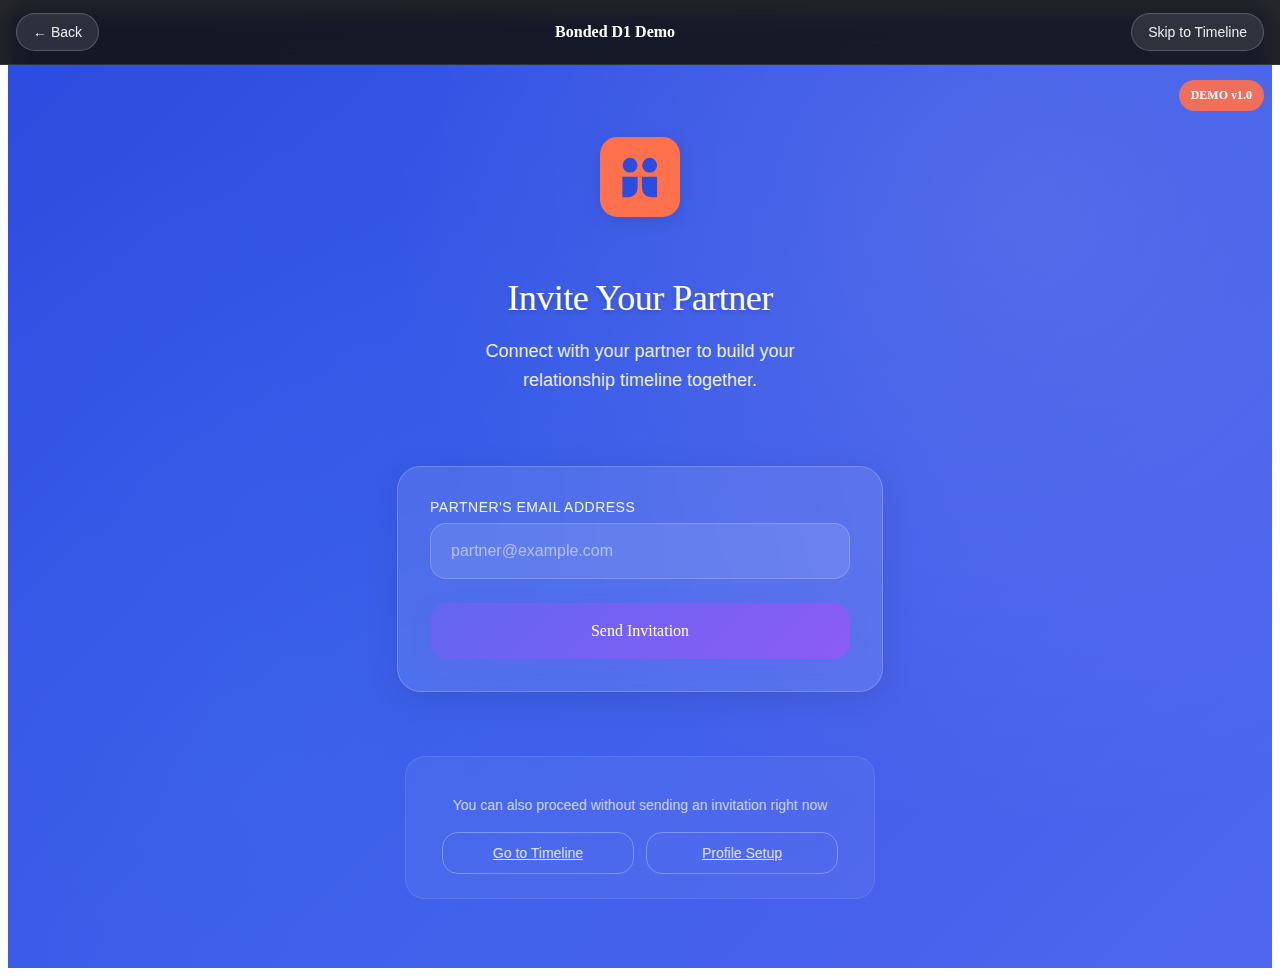
<file: index.html>
<!DOCTYPE html>
<html lang="en">
<head>
    <meta charset="UTF-8">
    <meta name="viewport" content="width=device-width, initial-scale=1.0">
    <title>Bonded D1 - Partner Invite</title>
    <link rel="icon" href="./images/app-icon.svg" type="image/svg+xml">
    <link rel="apple-touch-icon" href="./images/app-icon.svg">
    <link rel="stylesheet" href="./partner-invite.css">
    <style>
        /* Additional simple navigation styles */
        .demo-nav {
            position: fixed;
            top: 0;
            left: 0;
            right: 0;
            height: 64px;
            background: rgba(18, 18, 18, 0.9);
            backdrop-filter: blur(10px);
            display: flex;
            align-items: center;
            justify-content: space-between;
            padding: 0 16px;
            z-index: 1000;
            border-bottom: 1px solid rgba(255, 255, 255, 0.1);
        }
        
        .nav-button {
            background: rgba(255, 255, 255, 0.1);
            border: 1px solid rgba(255, 255, 255, 0.2);
            border-radius: 24px;
            color: rgba(255, 255, 255, 0.9);
            padding: 10px 16px;
            font-family: "Rethink Sans", sans-serif;
            font-size: 14px;
            cursor: pointer;
            transition: all 0.2s ease;
            text-decoration: none;
            display: inline-block;
        }
        
        .nav-button:hover {
            background: rgba(255, 255, 255, 0.15);
            border-color: rgba(255, 255, 255, 0.3);
            transform: translateY(-1px);
        }
        
        .demo-indicator {
            position: fixed;
            top: 80px;
            right: 16px;
            background: rgba(255, 112, 77, 0.9);
            color: white;
            padding: 8px 12px;
            border-radius: 16px;
            font-size: 12px;
            font-weight: 600;
            z-index: 999;
        }
        
        /* Adjust main content for fixed nav */
        .partner-invite-container {
            padding-top: 100px;
        }
    </style>
</head>
<body>
    <!-- Demo Navigation -->
    <div class="demo-nav">
        <a href="#" class="nav-button" onclick="goBack()">← Back</a>
        <div style="color: white; font-weight: 600;">Bonded D1 Demo</div>
        <a href="timeline.html" class="nav-button">Skip to Timeline</a>
    </div>
    
    <!-- Demo Indicator -->
    <div class="demo-indicator">DEMO v1.0</div>

    <!-- Partner Invite Screen (Using Original Styling) -->
    <div class="partner-invite-screen improved-contrast">
        <div class="partner-invite-container">
            <div class="hero-section">
                <img
                    class="bonded-logo-blue"
                    alt="Bonded logo blue"
                    src="./images/app-icon.svg"
                />
                <h1 class="invite-title">Invite Your Partner</h1>
                <p class="invite-subtitle">
                    Connect with your partner to build your relationship timeline together.
                </p>
            </div>

            <form class="invite-form" onsubmit="handleInvite(event)">
                <div class="form-group">
                    <label for="partner-email" class="form-label">
                        Partner's Email Address
                    </label>
                    <input
                        id="partner-email"
                        type="email"
                        placeholder="partner@example.com"
                        class="email-input"
                        required
                    />
                </div>

                <div id="status-message" class="status-message" style="display: none;">
                    <p id="status-text"></p>
                </div>

                <button type="submit" class="send-invite-button" id="invite-button">
                    Send Invitation
                </button>
            </form>

            <!-- Always show navigation options at bottom -->
            <div class="bottom-navigation">
                <p class="nav-help-text">
                    You can also proceed without sending an invitation right now
                </p>
                <div class="bottom-nav-buttons">
                    <a href="timeline.html" class="outline-button">
                        Go to Timeline
                    </a>
                    <a href="#" class="outline-button" onclick="simulateProfileSetup()">
                        Profile Setup
                    </a>
                </div>
            </div>
        </div>
    </div>

    <script>
        // Simple demo functionality
        function handleInvite(event) {
            event.preventDefault();
            
            const button = document.getElementById('invite-button');
            const statusDiv = document.getElementById('status-message');
            const statusText = document.getElementById('status-text');
            const email = document.getElementById('partner-email').value;
            
            // Simulate sending invitation
            button.textContent = 'Sending...';
            button.disabled = true;
            
            setTimeout(() => {
                statusDiv.style.display = 'block';
                statusDiv.className = 'status-message sent';
                statusText.textContent = `✅ Invitation sent to ${email}! They will receive an email with instructions.`;
                button.textContent = 'Email Sent!';
                button.className = 'send-invite-button sent';
                
                // Show success actions after a moment
                setTimeout(() => {
                    document.querySelector('.bottom-navigation').scrollIntoView({ 
                        behavior: 'smooth' 
                    });
                }, 1000);
            }, 2000);
        }
        
        function goBack() {
            // In a real app, this would navigate back
            alert('Demo: This would navigate back to the previous screen');
        }
        
        function simulateProfileSetup() {
            alert('Demo: This would take you to profile setup');
        }
        
        // Demo message on load
        setTimeout(() => {
            console.log('🎯 Bonded D1 Demo - Navigation fixes working!');
        }, 1000);
    </script>
</body>
</html>
</file>
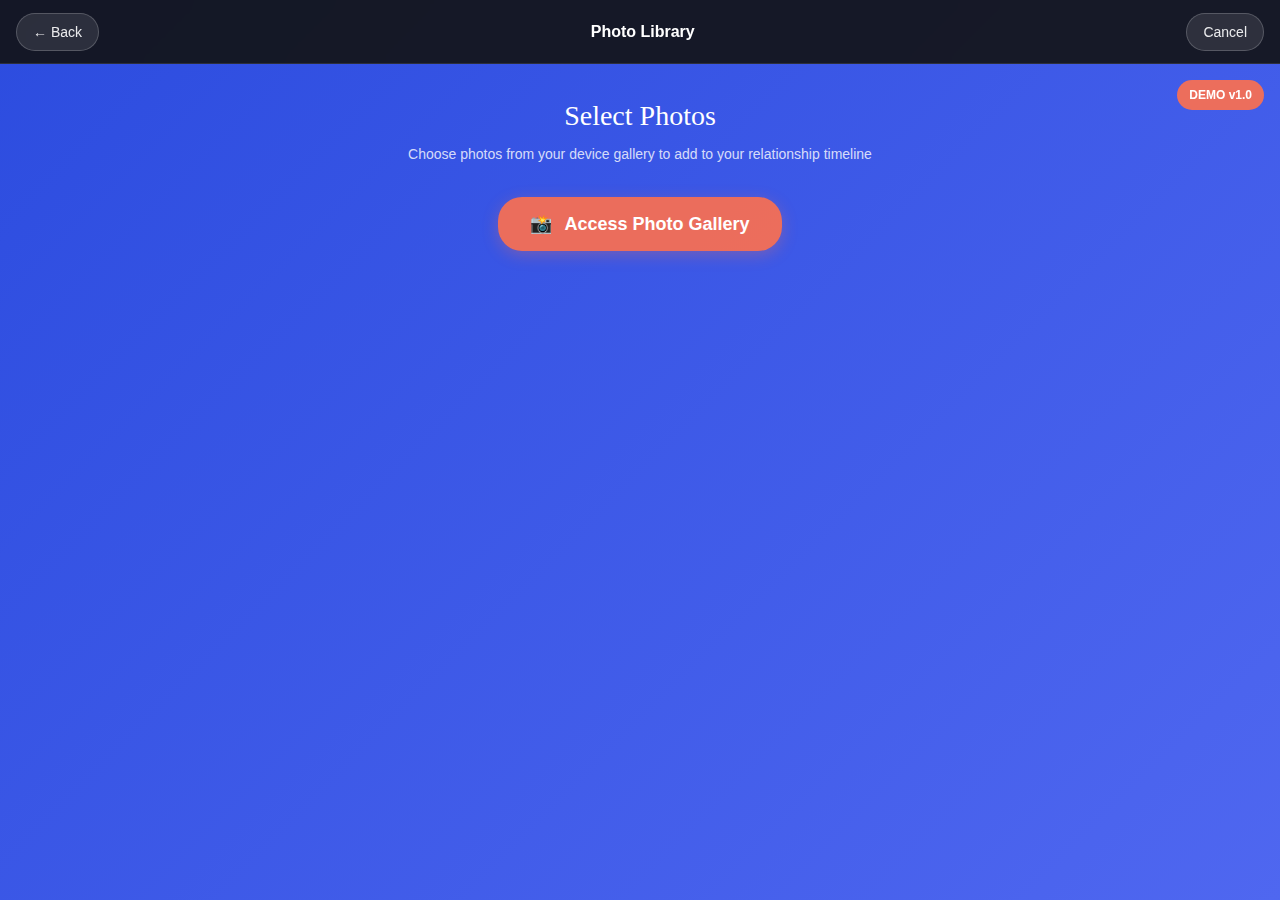
<file: photo-library.html>
<!DOCTYPE html>
<html lang="en">
<head>
    <meta charset="UTF-8">
    <meta name="viewport" content="width=device-width, initial-scale=1.0">
    <title>Bonded D1 - Photo Library</title>
    <link rel="icon" href="./images/app-icon.svg" type="image/svg+xml">
    <link rel="apple-touch-icon" href="./images/app-icon.svg">
    <style>
        :root {
            --gradient-primary: linear-gradient(135deg, #2C4CDF 0%, #4F67F0 100%);
        }
        
        * {
            margin: 0;
            padding: 0;
            box-sizing: border-box;
        }
        
        body {
            font-family: "Rethink Sans", -apple-system, BlinkMacSystemFont, sans-serif;
            background: var(--gradient-primary);
            min-height: 100vh;
            color: white;
        }
        
        /* Navigation */
        .demo-nav {
            position: fixed;
            top: 0;
            left: 0;
            right: 0;
            height: 64px;
            background: rgba(18, 18, 18, 0.9);
            backdrop-filter: blur(10px);
            display: flex;
            align-items: center;
            justify-content: space-between;
            padding: 0 16px;
            z-index: 1000;
            border-bottom: 1px solid rgba(255, 255, 255, 0.1);
        }
        
        .nav-button {
            background: rgba(255, 255, 255, 0.1);
            border: 1px solid rgba(255, 255, 255, 0.2);
            border-radius: 24px;
            color: rgba(255, 255, 255, 0.9);
            padding: 10px 16px;
            font-size: 14px;
            cursor: pointer;
            transition: all 0.2s ease;
            text-decoration: none;
            display: inline-block;
        }
        
        .nav-button:hover {
            background: rgba(255, 255, 255, 0.15);
            border-color: rgba(255, 255, 255, 0.3);
            transform: translateY(-1px);
        }
        
        .demo-indicator {
            position: fixed;
            top: 80px;
            right: 16px;
            background: rgba(255, 112, 77, 0.9);
            color: white;
            padding: 8px 12px;
            border-radius: 16px;
            font-size: 12px;
            font-weight: 600;
            z-index: 999;
        }
        
        /* Main Content */
        .photo-container {
            padding: 100px 20px 40px;
            max-width: 800px;
            margin: 0 auto;
        }
        
        .photo-header {
            text-align: center;
            margin-bottom: 32px;
        }
        
        .photo-title {
            font-family: "Trocchi", serif;
            font-size: 28px;
            font-weight: 400;
            margin-bottom: 12px;
            color: white;
        }
        
        .photo-subtitle {
            font-size: 14px;
            color: rgba(255, 255, 255, 0.8);
            margin-bottom: 24px;
            line-height: 1.5;
        }
        
        /* Access Button */
        .access-section {
            text-align: center;
            margin-bottom: 32px;
        }
        
        .access-button {
            background: rgba(255, 112, 77, 0.9);
            color: white;
            padding: 16px 32px;
            border: none;
            border-radius: 24px;
            font-size: 18px;
            font-weight: 600;
            cursor: pointer;
            transition: all 0.3s ease;
            display: inline-flex;
            align-items: center;
            gap: 12px;
            box-shadow: 0 4px 16px rgba(255, 112, 77, 0.3);
        }
        
        .access-button:hover {
            background: rgba(255, 112, 77, 1);
            transform: translateY(-2px);
            box-shadow: 0 8px 24px rgba(255, 112, 77, 0.4);
        }
        
        .access-button:disabled {
            background: rgba(255, 255, 255, 0.2);
            color: rgba(255, 255, 255, 0.6);
            cursor: not-allowed;
            transform: none;
            box-shadow: none;
        }
        
        /* Hidden file input */
        .file-input {
            display: none;
        }
        
        /* Photo Grid */
        .photo-grid {
            display: grid;
            grid-template-columns: repeat(auto-fill, minmax(150px, 1fr));
            gap: 16px;
            margin-bottom: 32px;
        }
        
        .photo-item {
            position: relative;
            aspect-ratio: 1;
            border-radius: 12px;
            overflow: hidden;
            cursor: pointer;
            transition: all 0.3s ease;
            border: 3px solid transparent;
        }
        
        .photo-item:hover {
            transform: scale(1.05);
            box-shadow: 0 8px 24px rgba(0, 0, 0, 0.3);
        }
        
        .photo-item.selected {
            border-color: rgba(255, 112, 77, 0.8);
            box-shadow: 0 0 0 2px rgba(255, 112, 77, 0.4);
        }
        
        .photo-img {
            width: 100%;
            height: 100%;
            object-fit: cover;
        }
        
        .photo-overlay {
            position: absolute;
            top: 0;
            left: 0;
            right: 0;
            bottom: 0;
            background: rgba(0, 0, 0, 0.5);
            display: flex;
            align-items: center;
            justify-content: center;
            opacity: 0;
            transition: opacity 0.3s ease;
        }
        
        .photo-item:hover .photo-overlay {
            opacity: 1;
        }
        
        .photo-item.selected .photo-overlay {
            opacity: 1;
            background: rgba(255, 112, 77, 0.3);
        }
        
        .photo-check {
            font-size: 24px;
            color: white;
        }
        
        /* Upload Section */
        .upload-section {
            position: fixed;
            bottom: 0;
            left: 0;
            right: 0;
            background: rgba(18, 18, 18, 0.95);
            backdrop-filter: blur(20px);
            padding: 20px;
            border-top: 1px solid rgba(255, 255, 255, 0.1);
            transform: translateY(100%);
            transition: transform 0.3s ease;
        }
        
        .upload-section.visible {
            transform: translateY(0);
        }
        
        .upload-content {
            max-width: 800px;
            margin: 0 auto;
            display: flex;
            align-items: center;
            justify-content: space-between;
            gap: 16px;
        }
        
        .upload-info {
            flex: 1;
        }
        
        .upload-count {
            font-size: 16px;
            font-weight: 600;
            color: white;
            margin-bottom: 4px;
        }
        
        .upload-description {
            font-size: 14px;
            color: rgba(255, 255, 255, 0.7);
        }
        
        .upload-button {
            background: rgba(255, 112, 77, 0.9);
            color: white;
            padding: 12px 24px;
            border: none;
            border-radius: 20px;
            font-size: 16px;
            font-weight: 600;
            cursor: pointer;
            transition: all 0.2s ease;
        }
        
        .upload-button:hover {
            background: rgba(255, 112, 77, 1);
        }
        
        .upload-button:disabled {
            background: rgba(255, 255, 255, 0.2);
            color: rgba(255, 255, 255, 0.5);
            cursor: not-allowed;
        }
        
        /* Status Messages */
        .status-message {
            text-align: center;
            padding: 20px;
            margin: 20px 0;
            border-radius: 12px;
            background: rgba(255, 255, 255, 0.1);
            border: 1px solid rgba(255, 255, 255, 0.2);
        }
        
        .status-message.success {
            background: rgba(76, 175, 80, 0.2);
            border-color: rgba(76, 175, 80, 0.4);
        }
        
        .status-message.error {
            background: rgba(244, 67, 54, 0.2);
            border-color: rgba(244, 67, 54, 0.4);
        }
        
        /* Responsive */
        @media (max-width: 640px) {
            .photo-grid {
                grid-template-columns: repeat(auto-fill, minmax(120px, 1fr));
                gap: 12px;
            }
            
            .upload-content {
                flex-direction: column;
                text-align: center;
            }
            
            .upload-button {
                width: 100%;
                max-width: 200px;
            }
        }
    </style>
</head>
<body>
    <!-- Demo Navigation -->
    <div class="demo-nav">
        <a href="source-selection.html" class="nav-button">← Back</a>
        <div style="color: white; font-weight: 600;">Photo Library</div>
        <a href="timeline.html" class="nav-button">Cancel</a>
    </div>
    
    <!-- Demo Indicator -->
    <div class="demo-indicator">DEMO v1.0</div>

    <!-- Main Content -->
    <div class="photo-container">
        <div class="photo-header">
            <h1 class="photo-title">Select Photos</h1>
            <p class="photo-subtitle">
                Choose photos from your device gallery to add to your relationship timeline
            </p>
        </div>

        <!-- Access Photos Button -->
        <div class="access-section">
            <button class="access-button" onclick="accessPhotos()">
                <span>📸</span>
                Access Photo Gallery
            </button>
            <input type="file" class="file-input" id="photoInput" multiple accept="image/*" onchange="handlePhotoSelection(event)">
        </div>

        <!-- Status Message -->
        <div id="statusMessage" class="status-message" style="display: none;">
            <p id="statusText"></p>
        </div>

        <!-- Photo Grid -->
        <div class="photo-grid" id="photoGrid" style="display: none;">
            <!-- Photos will be displayed here -->
        </div>
    </div>

    <!-- Upload Section -->
    <div class="upload-section" id="uploadSection">
        <div class="upload-content">
            <div class="upload-info">
                <div class="upload-count" id="uploadCount">0 photos selected</div>
                <div class="upload-description">Selected photos will be added to your timeline</div>
            </div>
            <button class="upload-button" id="uploadButton" onclick="uploadSelectedPhotos()" disabled>
                Upload to Timeline
            </button>
        </div>
    </div>

    <script>
        let selectedPhotos = [];
        let photoFiles = [];

        // Local Vault Management
        const LOCAL_VAULT_KEY = 'bonded_d1_vault';

        function getLocalVault() {
            const vault = localStorage.getItem(LOCAL_VAULT_KEY);
            return vault ? JSON.parse(vault) : [];
        }

        function addToLocalVault(evidenceItem) {
            const vault = getLocalVault();
            vault.push(evidenceItem);
            // Sort by timestamp (newest first)
            vault.sort((a, b) => new Date(b.timestamp) - new Date(a.timestamp));
            localStorage.setItem(LOCAL_VAULT_KEY, JSON.stringify(vault));
        }

        function generateUniqueId() {
            return 'evidence_' + Date.now() + '_' + Math.random().toString(36).substr(2, 9);
        }

        // Convert file to base64 for storage
        function fileToBase64(file) {
            return new Promise((resolve, reject) => {
                const reader = new FileReader();
                reader.readAsDataURL(file);
                reader.onload = () => resolve(reader.result);
                reader.onerror = error => reject(error);
            });
        }

        // Access device photo gallery
        function accessPhotos() {
            const input = document.getElementById('photoInput');
            input.click();
        }

        // Handle photo selection from device
        function handlePhotoSelection(event) {
            const files = Array.from(event.target.files);
            photoFiles = files;
            
            if (files.length === 0) {
                showStatus('No photos selected', 'error');
                return;
            }

            showStatus(`Loading ${files.length} photos...`, 'success');
            displayPhotos(files);
        }

        // Display selected photos in grid
        function displayPhotos(files) {
            const grid = document.getElementById('photoGrid');
            grid.innerHTML = '';
            grid.style.display = 'grid';

            files.forEach((file, index) => {
                if (file.type.startsWith('image/')) {
                    const photoItem = document.createElement('div');
                    photoItem.className = 'photo-item';
                    photoItem.onclick = () => togglePhotoSelection(index);

                    const img = document.createElement('img');
                    img.className = 'photo-img';
                    img.src = URL.createObjectURL(file);
                    img.alt = `Photo ${index + 1}`;

                    const overlay = document.createElement('div');
                    overlay.className = 'photo-overlay';
                    
                    const check = document.createElement('div');
                    check.className = 'photo-check';
                    check.innerHTML = '✓';
                    
                    overlay.appendChild(check);
                    photoItem.appendChild(img);
                    photoItem.appendChild(overlay);
                    grid.appendChild(photoItem);
                }
            });

            document.getElementById('statusMessage').style.display = 'none';
        }

        // Toggle photo selection
        function togglePhotoSelection(index) {
            const photoItem = document.querySelectorAll('.photo-item')[index];
            
            if (selectedPhotos.includes(index)) {
                selectedPhotos = selectedPhotos.filter(i => i !== index);
                photoItem.classList.remove('selected');
            } else {
                selectedPhotos.push(index);
                photoItem.classList.add('selected');
            }

            updateUploadSection();
        }

        // Update upload section
        function updateUploadSection() {
            const uploadSection = document.getElementById('uploadSection');
            const uploadCount = document.getElementById('uploadCount');
            const uploadButton = document.getElementById('uploadButton');

            if (selectedPhotos.length > 0) {
                uploadSection.classList.add('visible');
                uploadCount.textContent = `${selectedPhotos.length} photo${selectedPhotos.length > 1 ? 's' : ''} selected`;
                uploadButton.disabled = false;
            } else {
                uploadSection.classList.remove('visible');
                uploadButton.disabled = true;
            }
        }

        // Upload selected photos to local vault
        async function uploadSelectedPhotos() {
            if (selectedPhotos.length === 0) return;

            const uploadButton = document.getElementById('uploadButton');
            uploadButton.textContent = 'Uploading...';
            uploadButton.disabled = true;

            try {
                showStatus('Processing photos...', 'success');

                // Process each selected photo
                for (const index of selectedPhotos) {
                    const file = photoFiles[index];
                    
                    // Convert to base64 for storage
                    const base64Data = await fileToBase64(file);
                    
                    // Create evidence item with metadata
                    const evidenceItem = {
                        id: generateUniqueId(),
                        type: 'photo',
                        timestamp: new Date().toISOString(),
                        filename: file.name,
                        size: file.size,
                        mimeType: file.type,
                        data: base64Data,
                        metadata: {
                            uploadedFrom: 'photo_library',
                            originalLastModified: file.lastModified,
                            // Future: geolocation will be added here
                        }
                    };

                    // Add to local vault
                    addToLocalVault(evidenceItem);
                }

                showStatus(`✅ Successfully uploaded ${selectedPhotos.length} photo${selectedPhotos.length > 1 ? 's' : ''} to your timeline!`, 'success');

                // Return to timeline after delay
                setTimeout(() => {
                    window.location.href = 'timeline.html';
                }, 2000);

            } catch (error) {
                showStatus('❌ Error uploading photos: ' + error.message, 'error');
                uploadButton.textContent = 'Upload to Timeline';
                uploadButton.disabled = false;
            }
        }

        // Show status message
        function showStatus(message, type) {
            const statusDiv = document.getElementById('statusMessage');
            const statusText = document.getElementById('statusText');
            
            statusText.textContent = message;
            statusDiv.className = `status-message ${type}`;
            statusDiv.style.display = 'block';
        }

        // Demo initialization
        console.log('📸 Bonded D1 Photo Library - Real device gallery access with Local Vault storage!');
    </script>
</body>
</html>
</file>
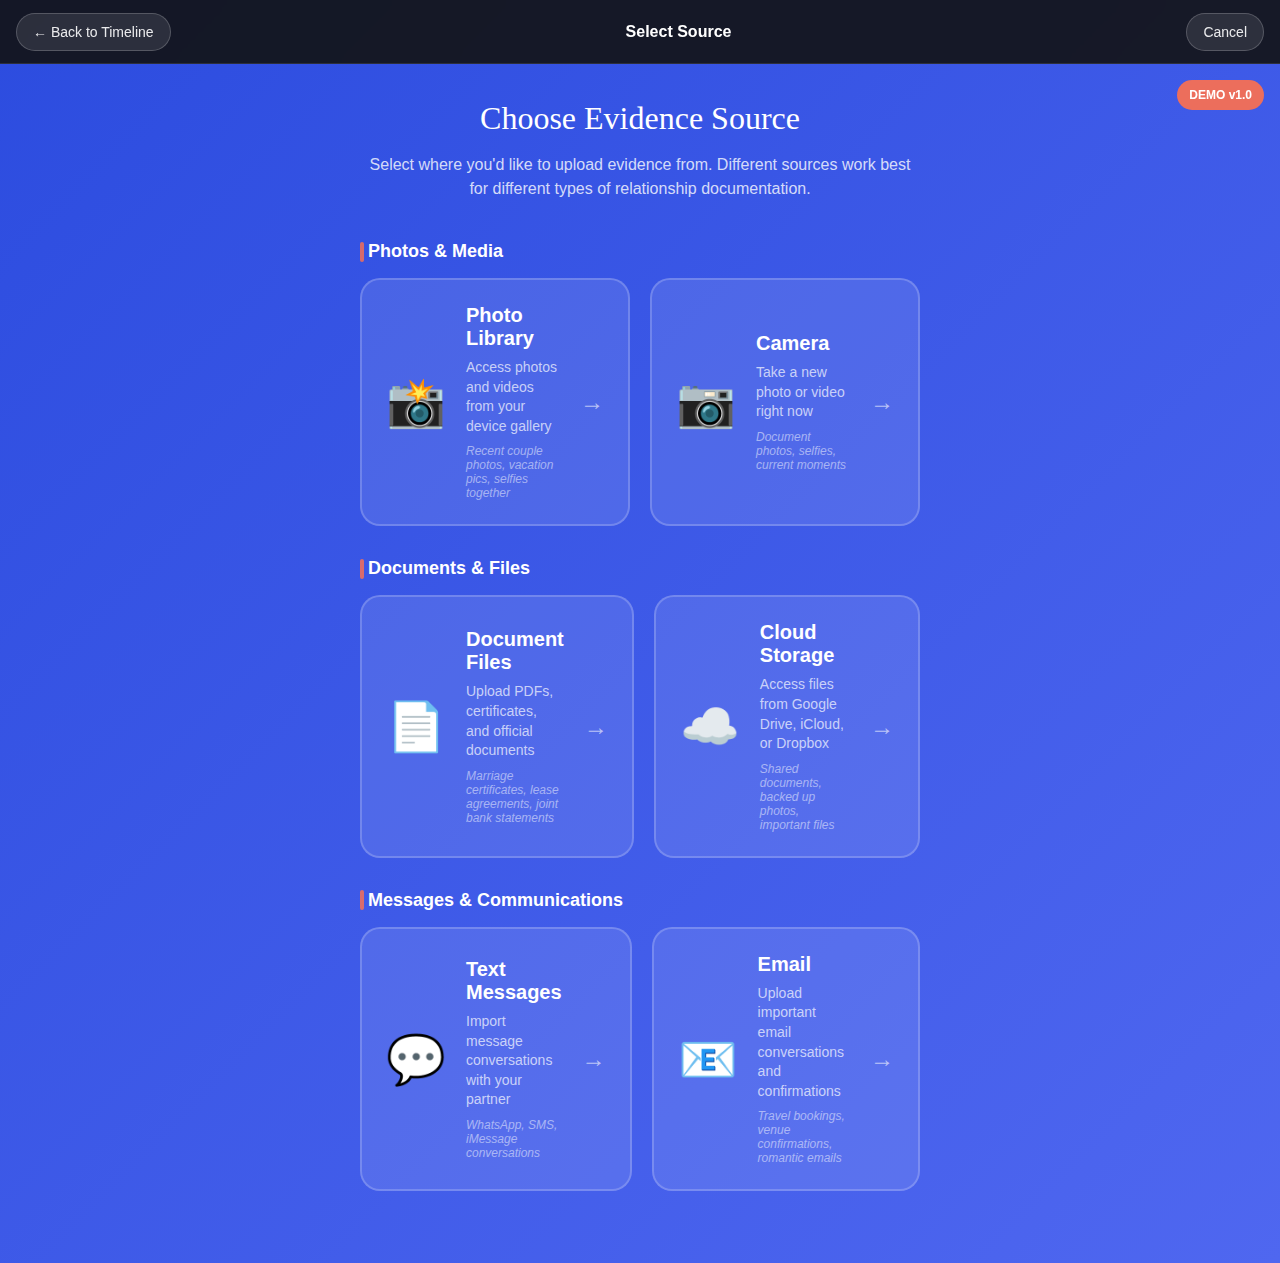
<file: source-selection.html>
<!DOCTYPE html>
<html lang="en">
<head>
    <meta charset="UTF-8">
    <meta name="viewport" content="width=device-width, initial-scale=1.0">
    <title>Bonded D1 - Select Source</title>
    <link rel="icon" href="./images/app-icon.svg" type="image/svg+xml">
    <link rel="apple-touch-icon" href="./images/app-icon.svg">
    <style>
        :root {
            --gradient-primary: linear-gradient(135deg, #2C4CDF 0%, #4F67F0 100%);
        }
        
        * {
            margin: 0;
            padding: 0;
            box-sizing: border-box;
        }
        
        body {
            font-family: "Rethink Sans", -apple-system, BlinkMacSystemFont, sans-serif;
            background: var(--gradient-primary);
            min-height: 100vh;
            color: white;
        }
        
        /* Navigation */
        .demo-nav {
            position: fixed;
            top: 0;
            left: 0;
            right: 0;
            height: 64px;
            background: rgba(18, 18, 18, 0.9);
            backdrop-filter: blur(10px);
            display: flex;
            align-items: center;
            justify-content: space-between;
            padding: 0 16px;
            z-index: 1000;
            border-bottom: 1px solid rgba(255, 255, 255, 0.1);
        }
        
        .nav-button {
            background: rgba(255, 255, 255, 0.1);
            border: 1px solid rgba(255, 255, 255, 0.2);
            border-radius: 24px;
            color: rgba(255, 255, 255, 0.9);
            padding: 10px 16px;
            font-size: 14px;
            cursor: pointer;
            transition: all 0.2s ease;
            text-decoration: none;
            display: inline-block;
        }
        
        .nav-button:hover {
            background: rgba(255, 255, 255, 0.15);
            border-color: rgba(255, 255, 255, 0.3);
            transform: translateY(-1px);
        }
        
        .demo-indicator {
            position: fixed;
            top: 80px;
            right: 16px;
            background: rgba(255, 112, 77, 0.9);
            color: white;
            padding: 8px 12px;
            border-radius: 16px;
            font-size: 12px;
            font-weight: 600;
            z-index: 999;
        }
        
        /* Main Content */
        .source-container {
            padding: 100px 20px 40px;
            max-width: 600px;
            margin: 0 auto;
        }
        
        .source-header {
            text-align: center;
            margin-bottom: 40px;
        }
        
        .source-title {
            font-family: "Trocchi", serif;
            font-size: 32px;
            font-weight: 400;
            margin-bottom: 16px;
            color: white;
        }
        
        .source-subtitle {
            font-size: 16px;
            color: rgba(255, 255, 255, 0.8);
            margin-bottom: 32px;
            line-height: 1.5;
        }
        
        /* Source Options */
        .source-grid {
            display: grid;
            grid-template-columns: 1fr;
            gap: 20px;
            margin-bottom: 32px;
        }
        
        .source-option {
            background: rgba(255, 255, 255, 0.1);
            border: 2px solid rgba(255, 255, 255, 0.2);
            border-radius: 20px;
            padding: 24px;
            cursor: pointer;
            transition: all 0.3s ease;
            text-decoration: none;
            color: white;
            display: flex;
            align-items: center;
            gap: 20px;
        }
        
        .source-option:hover {
            background: rgba(255, 255, 255, 0.15);
            border-color: rgba(255, 255, 255, 0.4);
            transform: translateY(-2px);
            box-shadow: 0 8px 24px rgba(0, 0, 0, 0.2);
        }
        
        .source-icon {
            font-size: 48px;
            min-width: 60px;
            text-align: center;
        }
        
        .source-content {
            flex: 1;
        }
        
        .source-name {
            font-size: 20px;
            font-weight: 600;
            margin-bottom: 8px;
            color: white;
        }
        
        .source-description {
            font-size: 14px;
            color: rgba(255, 255, 255, 0.7);
            line-height: 1.4;
            margin-bottom: 8px;
        }
        
        .source-examples {
            font-size: 12px;
            color: rgba(255, 255, 255, 0.5);
            font-style: italic;
        }
        
        .source-arrow {
            font-size: 24px;
            color: rgba(255, 255, 255, 0.6);
        }
        
        /* Categories */
        .category-section {
            margin-bottom: 32px;
        }
        
        .category-title {
            font-size: 18px;
            font-weight: 600;
            color: white;
            margin-bottom: 16px;
            padding-left: 8px;
            position: relative;
        }
        
        .category-title::before {
            content: '';
            position: absolute;
            left: 0;
            top: 50%;
            transform: translateY(-50%);
            width: 4px;
            height: 20px;
            background: rgba(255, 112, 77, 0.8);
            border-radius: 2px;
        }
        
        /* Responsive */
        @media (min-width: 768px) {
            .source-grid {
                grid-template-columns: 1fr 1fr;
            }
        }
        
        @media (max-width: 640px) {
            .source-title {
                font-size: 28px;
            }
            
            .source-option {
                padding: 20px;
                gap: 16px;
            }
            
            .source-icon {
                font-size: 40px;
                min-width: 50px;
            }
            
            .source-name {
                font-size: 18px;
            }
        }
    </style>
</head>
<body>
    <!-- Demo Navigation -->
    <div class="demo-nav">
        <a href="timeline.html" class="nav-button">← Back to Timeline</a>
        <div style="color: white; font-weight: 600;">Select Source</div>
        <a href="timeline.html" class="nav-button">Cancel</a>
    </div>
    
    <!-- Demo Indicator -->
    <div class="demo-indicator">DEMO v1.0</div>

    <!-- Main Content -->
    <div class="source-container">
        <div class="source-header">
            <h1 class="source-title">Choose Evidence Source</h1>
            <p class="source-subtitle">
                Select where you'd like to upload evidence from. Different sources work best for different types of relationship documentation.
            </p>
        </div>

        <!-- Media Sources -->
        <div class="category-section">
            <h2 class="category-title">Photos & Media</h2>
            <div class="source-grid">
                <div class="source-option" onclick="selectPhotoLibrary()">
                    <div class="source-icon">📸</div>
                    <div class="source-content">
                        <div class="source-name">Photo Library</div>
                        <div class="source-description">Access photos and videos from your device gallery</div>
                        <div class="source-examples">Recent couple photos, vacation pics, selfies together</div>
                    </div>
                    <div class="source-arrow">→</div>
                </div>
                
                <div class="source-option" onclick="selectCamera()">
                    <div class="source-icon">📷</div>
                    <div class="source-content">
                        <div class="source-name">Camera</div>
                        <div class="source-description">Take a new photo or video right now</div>
                        <div class="source-examples">Document photos, selfies, current moments</div>
                    </div>
                    <div class="source-arrow">→</div>
                </div>
            </div>
        </div>

        <!-- Document Sources -->
        <div class="category-section">
            <h2 class="category-title">Documents & Files</h2>
            <div class="source-grid">
                <div class="source-option" onclick="selectDocuments()">
                    <div class="source-icon">📄</div>
                    <div class="source-content">
                        <div class="source-name">Document Files</div>
                        <div class="source-description">Upload PDFs, certificates, and official documents</div>
                        <div class="source-examples">Marriage certificates, lease agreements, joint bank statements</div>
                    </div>
                    <div class="source-arrow">→</div>
                </div>
                
                <div class="source-option" onclick="selectCloudStorage()">
                    <div class="source-icon">☁️</div>
                    <div class="source-content">
                        <div class="source-name">Cloud Storage</div>
                        <div class="source-description">Access files from Google Drive, iCloud, or Dropbox</div>
                        <div class="source-examples">Shared documents, backed up photos, important files</div>
                    </div>
                    <div class="source-arrow">→</div>
                </div>
            </div>
        </div>

        <!-- Communication Sources -->
        <div class="category-section">
            <h2 class="category-title">Messages & Communications</h2>
            <div class="source-grid">
                <div class="source-option" onclick="selectMessages()">
                    <div class="source-icon">💬</div>
                    <div class="source-content">
                        <div class="source-name">Text Messages</div>
                        <div class="source-description">Import message conversations with your partner</div>
                        <div class="source-examples">WhatsApp, SMS, iMessage conversations</div>
                    </div>
                    <div class="source-arrow">→</div>
                </div>
                
                <div class="source-option" onclick="selectEmail()">
                    <div class="source-icon">📧</div>
                    <div class="source-content">
                        <div class="source-name">Email</div>
                        <div class="source-description">Upload important email conversations and confirmations</div>
                        <div class="source-examples">Travel bookings, venue confirmations, romantic emails</div>
                    </div>
                    <div class="source-arrow">→</div>
                </div>
            </div>
        </div>
    </div>

    <script>
        // Source selection functions
        function selectPhotoLibrary() {
            console.log('📸 Photo Library selected');
            window.location.href = 'photo-library.html';
        }
        
        function selectCamera() {
            alert('Demo: Camera\n\nThis would open your device camera to take a new photo or video for your timeline.');
        }
        
        function selectDocuments() {
            alert('Demo: Document Files\n\nThis would open a file picker to select PDFs, images of documents, certificates, and other important files.');
        }
        
        function selectCloudStorage() {
            alert('Demo: Cloud Storage\n\nThis would connect to your Google Drive, iCloud, or Dropbox to access files stored in the cloud.');
        }
        
        function selectMessages() {
            alert('Demo: Text Messages\n\nThis would help you import and select meaningful conversations with your partner from messaging apps.');
        }
        
        function selectEmail() {
            alert('Demo: Email\n\nThis would help you upload important emails like travel confirmations, venue bookings, or romantic correspondence.');
        }
        
        // Demo initialization
        console.log('🎯 Bonded D1 Source Selection - Multiple evidence sources available!');
    </script>
</body>
</html>
</file>
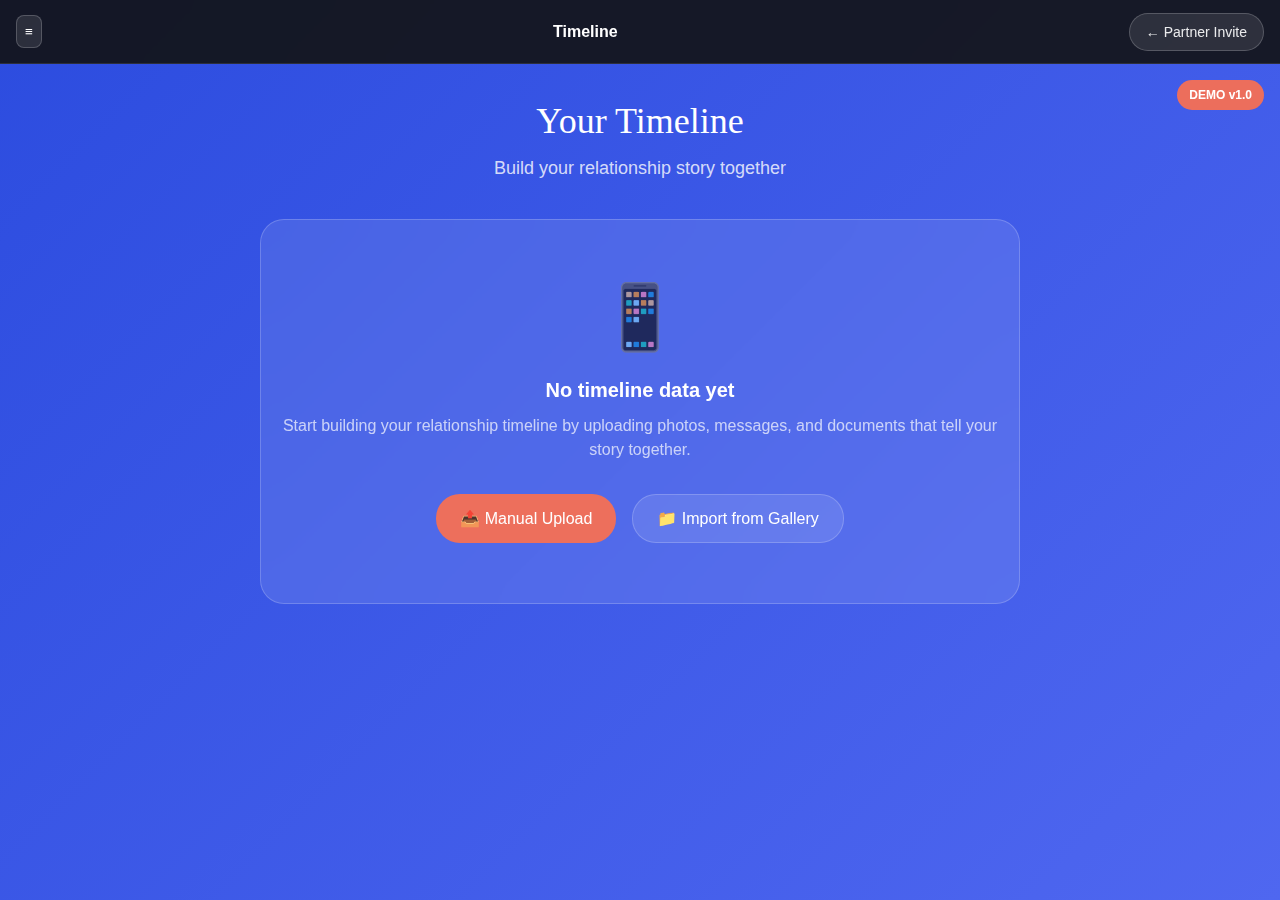
<file: timeline.html>
<!DOCTYPE html>
<html lang="en">
<head>
    <meta charset="UTF-8">
    <meta name="viewport" content="width=device-width, initial-scale=1.0">
    <title>Bonded D1 - Timeline</title>
    <link rel="icon" href="./images/app-icon.svg" type="image/svg+xml">
    <link rel="apple-touch-icon" href="./images/app-icon.svg">
    <style>
        :root {
            --gradient-primary: linear-gradient(135deg, #2C4CDF 0%, #4F67F0 100%);
        }
        
        * {
            margin: 0;
            padding: 0;
            box-sizing: border-box;
        }
        
        body {
            font-family: "Rethink Sans", -apple-system, BlinkMacSystemFont, sans-serif;
            background: var(--gradient-primary);
            min-height: 100vh;
            color: white;
        }
        
        /* Navigation */
        .demo-nav {
            position: fixed;
            top: 0;
            left: 0;
            right: 0;
            height: 64px;
            background: rgba(18, 18, 18, 0.9);
            backdrop-filter: blur(10px);
            display: flex;
            align-items: center;
            justify-content: space-between;
            padding: 0 16px;
            z-index: 1000;
            border-bottom: 1px solid rgba(255, 255, 255, 0.1);
        }
        
        .nav-button {
            background: rgba(255, 255, 255, 0.1);
            border: 1px solid rgba(255, 255, 255, 0.2);
            border-radius: 24px;
            color: rgba(255, 255, 255, 0.9);
            padding: 10px 16px;
            font-size: 14px;
            cursor: pointer;
            transition: all 0.2s ease;
            text-decoration: none;
            display: inline-block;
        }
        
        .nav-button:hover {
            background: rgba(255, 255, 255, 0.15);
            border-color: rgba(255, 255, 255, 0.3);
            transform: translateY(-1px);
        }
        
        .hamburger-button {
            background: rgba(255, 255, 255, 0.1);
            border: 1px solid rgba(255, 255, 255, 0.2);
            border-radius: 8px;
            color: white;
            padding: 8px;
            cursor: pointer;
            transition: all 0.2s ease;
        }
        
        .hamburger-button:hover {
            background: rgba(255, 255, 255, 0.15);
        }
        
        .demo-indicator {
            position: fixed;
            top: 80px;
            right: 16px;
            background: rgba(255, 112, 77, 0.9);
            color: white;
            padding: 8px 12px;
            border-radius: 16px;
            font-size: 12px;
            font-weight: 600;
            z-index: 999;
        }
        
        /* Main Content */
        .timeline-container {
            padding: 100px 20px 40px;
            max-width: 800px;
            margin: 0 auto;
        }
        
        .timeline-header {
            text-align: center;
            margin-bottom: 40px;
        }
        
        .timeline-title {
            font-family: "Trocchi", serif;
            font-size: 36px;
            font-weight: 400;
            margin-bottom: 16px;
            color: white;
        }
        
        .timeline-subtitle {
            font-size: 18px;
            color: rgba(255, 255, 255, 0.8);
            margin-bottom: 32px;
        }
        
        /* Empty State */
        .empty-state {
            text-align: center;
            padding: 60px 20px;
            background: rgba(255, 255, 255, 0.1);
            border-radius: 24px;
            backdrop-filter: blur(20px);
            border: 1px solid rgba(255, 255, 255, 0.2);
            margin-bottom: 32px;
        }
        
        .empty-icon {
            font-size: 64px;
            margin-bottom: 24px;
            opacity: 0.6;
        }
        
        .empty-message {
            font-size: 20px;
            margin-bottom: 12px;
            color: white;
        }
        
        .empty-description {
            font-size: 16px;
            color: rgba(255, 255, 255, 0.7);
            margin-bottom: 32px;
            line-height: 1.5;
        }
        
        /* Action Buttons */
        .action-buttons {
            display: flex;
            gap: 16px;
            justify-content: center;
            flex-wrap: wrap;
        }
        
        .action-button {
            background: rgba(255, 112, 77, 0.9);
            color: white;
            padding: 14px 24px;
            border: none;
            border-radius: 24px;
            font-size: 16px;
            font-weight: 500;
            cursor: pointer;
            transition: all 0.2s ease;
            text-decoration: none;
            display: inline-block;
        }
        
        .action-button:hover {
            background: rgba(255, 112, 77, 1);
            transform: translateY(-2px);
            box-shadow: 0 8px 24px rgba(255, 112, 77, 0.4);
        }
        
        .action-button.secondary {
            background: rgba(255, 255, 255, 0.1);
            border: 1px solid rgba(255, 255, 255, 0.2);
        }
        
        .action-button.secondary:hover {
            background: rgba(255, 255, 255, 0.15);
        }
        
        /* Hamburger Menu */
        .menu-overlay {
            position: fixed;
            top: 0;
            left: 0;
            right: 0;
            bottom: 0;
            background: rgba(0, 0, 0, 0.8);
            z-index: 2000;
            display: none;
        }
        
        .menu-panel {
            position: fixed;
            top: 0;
            left: 0;
            width: 300px;
            height: 100vh;
            background: linear-gradient(135deg, #1a1a2e 0%, #16213e 100%);
            padding: 80px 20px 20px;
            transform: translateX(-100%);
            transition: transform 0.3s ease;
        }
        
        .menu-overlay.active {
            display: block;
        }
        
        .menu-overlay.active .menu-panel {
            transform: translateX(0);
        }
        
        .menu-item {
            display: block;
            color: white;
            text-decoration: none;
            padding: 16px 20px;
            margin-bottom: 8px;
            border-radius: 12px;
            transition: background 0.2s ease;
        }
        
        .menu-item:hover {
            background: rgba(255, 255, 255, 0.1);
        }
        
        .menu-close {
            position: absolute;
            top: 20px;
            right: 20px;
            background: none;
            border: none;
            color: white;
            font-size: 24px;
            cursor: pointer;
        }
        
        @media (max-width: 640px) {
            .timeline-title {
                font-size: 28px;
            }
            
            .action-buttons {
                flex-direction: column;
                align-items: center;
            }
            
            .action-button {
                width: 100%;
                max-width: 280px;
            }
        }
    </style>
</head>
<body>
    <!-- Demo Navigation -->
    <div class="demo-nav">
        <button class="hamburger-button" onclick="toggleMenu()">
            ≡
        </button>
        <div style="color: white; font-weight: 600;">Timeline</div>
        <a href="index.html" class="nav-button">← Partner Invite</a>
    </div>
    
    <!-- Demo Indicator -->
    <div class="demo-indicator">DEMO v1.0</div>

    <!-- Hamburger Menu -->
    <div class="menu-overlay" id="menuOverlay" onclick="closeMenu()">
        <div class="menu-panel" onclick="event.stopPropagation()">
            <button class="menu-close" onclick="closeMenu()">×</button>
            <a href="#" class="menu-item" onclick="showUploadOptions()">📤 Manual Upload</a>
            <a href="#" class="menu-item" onclick="showRetrospectiveUpload()">📁 Retrospective Upload</a>
            <a href="#" class="menu-item">⚙️ Settings</a>
            <a href="#" class="menu-item">👤 Profile</a>
            <a href="index.html" class="menu-item">💌 Partner Invite</a>
        </div>
    </div>

    <!-- Main Timeline Content -->
    <div class="timeline-container">
        <div class="timeline-header">
            <h1 class="timeline-title">Your Timeline</h1>
            <p class="timeline-subtitle">
                Build your relationship story together
            </p>
        </div>

        <!-- Empty State (shows when no data) -->
        <div class="empty-state">
            <div class="empty-icon">📱</div>
            <h2 class="empty-message">No timeline data yet</h2>
            <p class="empty-description">
                Start building your relationship timeline by uploading photos, messages, 
                and documents that tell your story together.
            </p>
            
            <div class="action-buttons">
                <button class="action-button" onclick="showUploadOptions()">
                    📤 Manual Upload
                </button>
                <button class="action-button secondary" onclick="showRetrospectiveUpload()">
                    📁 Import from Gallery
                </button>
            </div>
        </div>
    </div>

    <script>
        // Menu functionality
        function toggleMenu() {
            const overlay = document.getElementById('menuOverlay');
            overlay.classList.toggle('active');
        }
        
        function closeMenu() {
            const overlay = document.getElementById('menuOverlay');
            overlay.classList.remove('active');
        }
        
        function showUploadOptions() {
            closeMenu();
            window.location.href = 'source-selection.html';
        } 
        
        function showRetrospectiveUpload() {
            closeMenu();
            alert('Demo: Retrospective Upload\n\nThis would scan your photo gallery and import relevant relationship photos to your timeline.');
        }
        
        // Demo initialization
        console.log('🎯 Bonded D1 Timeline - Working hamburger menu and navigation!');
    </script>
</body>
</html>
</file>
<file: partner-invite.css>
:root {
  --gradient-primary: linear-gradient(135deg, #2C4CDF 0%, #4F67F0 100%);
}
.partner-invite-screen {
  min-height: 100vh;
  width: 100%;
  padding: 0;
  overflow-y: auto;
  background: var(--gradient-primary);
  position: relative;
}

/* Enhanced Navigation Header */
.navigation-header {
  position: fixed;
  top: 0;
  left: 0;
  right: 0;
  height: 64px;
  padding: 8px 16px;
  display: flex;
  align-items: center;
  justify-content: space-between;
  background: rgba(18, 18, 18, 0.8);
  backdrop-filter: blur(10px);
  z-index: 100;
  border-bottom: 1px solid rgba(255, 255, 255, 0.1);
}

.modern-back-button {
  width: 48px;
  height: 48px;
  background: var(--glass-background);
  backdrop-filter: var(--glass-backdrop);
  border: 1px solid var(--glass-border);
  border-radius: var(--radius-full);
  display: flex;
  align-items: center;
  justify-content: center;
  cursor: pointer;
  transition: all var(--transition-normal);
  color: white;
  box-shadow: var(--shadow-lg);
}

.modern-back-button:hover {
  transform: translateY(-2px);
  box-shadow: var(--shadow-xl);
  background: rgba(255, 255, 255, 0.15);
}

.modern-back-button:active {
  transform: translateY(0);
}

.skip-invite-button {
  background: rgba(255, 255, 255, 0.1);
  border: 1px solid rgba(255, 255, 255, 0.2);
  border-radius: 24px;
  color: rgba(255, 255, 255, 0.9);
  padding: 12px 20px;
  font-family: "Rethink Sans", sans-serif;
  font-size: 14px;
  font-weight: 500;
  cursor: pointer;
  transition: all 0.2s ease;
}

.skip-invite-button:hover {
  background: rgba(255, 255, 255, 0.15);
  border-color: rgba(255, 255, 255, 0.3);
  transform: translateY(-1px);
}

.partner-invite-screen::before {
  content: '';
  position: absolute;
  top: 0;
  left: 0;
  right: 0;
  bottom: 0;
  background: 
    radial-gradient(circle at 20% 80%, rgba(59, 130, 246, 0.2) 0%, transparent 50%),
    radial-gradient(circle at 80% 20%, rgba(255, 255, 255, 0.1) 0%, transparent 50%),
    radial-gradient(circle at 40% 40%, rgba(37, 99, 235, 0.15) 0%, transparent 50%);
  pointer-events: none;
}

.partner-invite-container {
  position: relative;
  width: 100%;
  max-width: 480px;
  margin: 0 auto;
  padding: 80px 32px 40px; /* Extra top padding for fixed header */
  display: flex;
  flex-direction: column;
  align-items: center;
  text-align: center;
  min-height: calc(100vh - 80px);
  justify-content: center;
}

.hero-section {
  margin-bottom: 48px;
  animation: fadeInUp 0.8s ease-out;
}

.bonded-logo-blue {
  height: 80px;
  margin-bottom: 32px;
  filter: drop-shadow(0 4px 8px rgba(0, 0, 0, 0.1));
}

.invite-title {
  font-family: "Trocchi", serif;
  font-size: 36px;
  font-weight: 400;
  color: #ffffff;
  margin-bottom: 16px;
  text-shadow: 0 2px 4px rgba(0, 0, 0, 0.2);
  letter-spacing: -0.5px;
}

.invite-subtitle {
  font-family: "Rethink Sans", sans-serif;
  font-size: 18px;
  color: rgba(255, 255, 255, 0.9);
  margin-bottom: 24px;
  max-width: 400px;
  line-height: 1.6;
  font-weight: 300;
}

.invite-form {
  width: 100%;
  max-width: 420px;
  background: rgba(255, 255, 255, 0.1);
  backdrop-filter: blur(20px);
  border: 1px solid rgba(255, 255, 255, 0.2);
  border-radius: 24px;
  padding: 32px;
  box-shadow: 0 8px 32px rgba(0, 0, 0, 0.1);
  margin-bottom: 32px;
  animation: slideIn 0.6s ease-out;
}

.form-group {
  margin-bottom: 24px;
  text-align: left;
}

.form-label {
  display: block;
  font-family: "Rethink Sans", sans-serif;
  font-size: 14px;
  font-weight: 500;
  color: rgba(255, 255, 255, 0.9);
  margin-bottom: 8px;
  text-transform: uppercase;
  letter-spacing: 0.5px;
}

.email-input {
  width: 100%;
  height: 56px;
  padding: 0 20px;
  background: rgba(255, 255, 255, 0.1);
  border: 1px solid rgba(255, 255, 255, 0.2);
  border-radius: 16px;
  color: #ffffff;
  font-family: "Rethink Sans", sans-serif;
  font-size: 16px;
  transition: all 0.2s ease;
  box-sizing: border-box;
}

.email-input::placeholder {
  color: rgba(255, 255, 255, 0.5);
}

.email-input:focus {
  outline: none;
  border-color: rgba(255, 255, 255, 0.4);
  background: rgba(255, 255, 255, 0.15);
  box-shadow: 0 0 0 2px rgba(255, 255, 255, 0.1);
}

.email-input:disabled {
  opacity: 0.6;
  cursor: not-allowed;
}

.status-message {
  padding: 16px 20px;
  border-radius: 12px;
  margin-bottom: 20px;
  font-family: "Rethink Sans", sans-serif;
  font-size: 14px;
  line-height: 1.5;
  animation: slideIn 0.4s ease-out;
}

.status-message.sending {
  background: rgba(59, 130, 246, 0.2);
  border: 1px solid rgba(59, 130, 246, 0.3);
  color: rgba(255, 255, 255, 0.95);
}

.status-message.sent {
  background: rgba(16, 185, 129, 0.2);
  border: 1px solid rgba(16, 185, 129, 0.3);
  color: rgba(255, 255, 255, 0.95);
}

.status-message.error {
  background: rgba(239, 68, 68, 0.2);
  border: 1px solid rgba(239, 68, 68, 0.3);
  color: rgba(255, 255, 255, 0.95);
}

.status-message.manual_required {
  background: rgba(245, 158, 11, 0.2);
  border: 1px solid rgba(245, 158, 11, 0.3);
  color: rgba(255, 255, 255, 0.95);
}

.error-details {
  margin-top: 12px;
  font-size: 12px;
  opacity: 0.8;
}

.error-details summary {
  cursor: pointer;
  padding: 4px 0;
  font-weight: 500;
}

.error-details pre {
  background: rgba(0, 0, 0, 0.2);
  padding: 8px;
  border-radius: 4px;
  margin-top: 8px;
  white-space: pre-wrap;
  word-break: break-word;
}

.manual-instructions {
  margin-top: 16px;
  text-align: left;
}

.manual-instructions h4 {
  color: rgba(255, 255, 255, 0.95);
  font-size: 14px;
  margin-bottom: 12px;
  font-weight: 600;
}

.manual-message-box {
  background: rgba(0, 0, 0, 0.2);
  border: 1px solid rgba(255, 255, 255, 0.1);
  border-radius: 8px;
  padding: 16px;
  margin-bottom: 16px;
  font-family: "Rethink Sans", sans-serif;
  font-size: 13px;
  line-height: 1.5;
  color: rgba(255, 255, 255, 0.9);
  white-space: pre-wrap;
  word-break: break-word;
}

.manual-actions {
  display: flex;
  gap: 8px;
  flex-wrap: wrap;
}

.copy-button {
  padding: 8px 12px;
  border-radius: 6px;
  font-family: "Rethink Sans", sans-serif;
  font-size: 12px;
  font-weight: 500;
  cursor: pointer;
  transition: all 0.2s ease;
  border: none;
  flex: 1;
  min-width: 120px;
}

.copy-button.primary {
  background: linear-gradient(135deg, #10b981 0%, #34d399 100%);
  color: #ffffff;
  box-shadow: 0 2px 8px rgba(16, 185, 129, 0.4);
}

.copy-button.primary:hover {
  background: linear-gradient(135deg, #34d399 0%, #10b981 100%);
  transform: translateY(-1px);
  box-shadow: 0 4px 12px rgba(16, 185, 129, 0.4);
}

.copy-button.secondary {
  background: rgba(255, 255, 255, 0.1);
  border: 1px solid rgba(255, 255, 255, 0.3);
  color: rgba(255, 255, 255, 0.8);
  font-size: 11px;
}

.copy-button.secondary:hover {
  background: rgba(255, 255, 255, 0.15);
  border-color: rgba(255, 255, 255, 0.5);
  color: rgba(255, 255, 255, 0.9);
  transform: translateY(-1px);
}

.send-invite-button {
  width: 100%;
  height: 56px;
  background: linear-gradient(135deg, #6366f1 0%, #8b5cf6 100%);
  border: none;
  border-radius: 16px;
  color: #ffffff;
  font-family: "Trocchi", serif;
  font-size: 16px;
  font-weight: 400;
  cursor: pointer;
  transition: all 0.3s ease;
  box-shadow: 0 4px 16px rgba(99, 102, 241, 0.4);
  text-transform: none;
  letter-spacing: 0;
}

.send-invite-button:hover:not(:disabled) {
  background: linear-gradient(135deg, #8b5cf6 0%, #6366f1 100%);
  transform: translateY(-2px);
  box-shadow: 0 6px 20px rgba(99, 102, 241, 0.5);
}

.send-invite-button:active:not(:disabled) {
  transform: translateY(0);
  box-shadow: 0 3px 12px rgba(99, 102, 241, 0.4);
}

.send-invite-button:disabled {
  opacity: 0.7;
  cursor: not-allowed;
  transform: none;
  box-shadow: 0 2px 8px rgba(99, 102, 241, 0.2);
}

.send-invite-button.sent {
  background: linear-gradient(135deg, #10b981 0%, #34d399 100%);
  box-shadow: 0 4px 16px rgba(16, 185, 129, 0.4);
}

.send-invite-button.manual_required {
  background: linear-gradient(135deg, #f59e0b 0%, #fbbf24 100%);
  box-shadow: 0 4px 16px rgba(245, 158, 11, 0.4);
}

/* Success Actions Styling */
.invite-success-actions {
  width: 100%;
  max-width: 420px;
  background: rgba(255, 255, 255, 0.1);
  backdrop-filter: blur(20px);
  border: 1px solid rgba(255, 255, 255, 0.2);
  border-radius: 24px;
  padding: 32px;
  box-shadow: 0 8px 32px rgba(0, 0, 0, 0.1);
  animation: slideIn 0.6s ease-out;
  margin-bottom: 32px;
}

.success-description {
  font-family: "Rethink Sans", sans-serif;
  font-size: 16px;
  color: rgba(255, 255, 255, 0.95);
  line-height: 1.6;
  margin-bottom: 32px;
  text-align: center;
  font-weight: 400;
}

.next-steps {
  background-color: rgba(255, 255, 255, 0.05);
  border: 1px solid rgba(255, 255, 255, 0.1);
  border-radius: 12px;
  padding: 20px;
  margin-bottom: 24px;
  text-align: left;
}

.next-steps h3 {
  font-family: "Trocchi", serif;
  font-size: 16px;
  color: #ffffff;
  margin: 0 0 12px 0;
  text-align: center;
}

.next-steps ul {
  list-style: none;
  padding: 0;
  margin: 0;
}

.next-steps li {
  font-family: "Rethink Sans", sans-serif;
  font-size: 13px;
  color: #ffffff;
  margin-bottom: 8px;
  opacity: 0.9;
  line-height: 1.4;
}

.action-buttons {
  display: flex;
  flex-direction: column;
  gap: 12px;
  width: 100%;
}

.primary-button {
  width: 100%;
  height: 48px;
  background: linear-gradient(135deg, #FF704D 0%, #ff8566 100%);
  border: none;
  border-radius: 24px;
  color: #ffffff;
  font-family: "Trocchi", serif;
  font-size: 16px;
  font-weight: 400;
  cursor: pointer;
  transition: all 0.2s ease;
  box-shadow: 0 4px 12px rgba(255, 112, 77, 0.3);
}

.primary-button:hover {
  background: linear-gradient(135deg, #ff8566 0%, #FF704D 100%);
  transform: translateY(-1px);
  box-shadow: 0 6px 16px rgba(255, 112, 77, 0.4);
}

.secondary-button {
  width: 100%;
  height: 48px;
  background: rgba(255, 255, 255, 0.1);
  border: 1px solid rgba(255, 255, 255, 0.2);
  border-radius: 24px;
  color: rgba(255, 255, 255, 0.9);
  font-family: "Trocchi", serif;
  font-size: 16px;
  font-weight: 400;
  cursor: pointer;
  transition: all 0.2s ease;
}

.secondary-button:hover {
  background: rgba(255, 255, 255, 0.15);
  border-color: rgba(255, 255, 255, 0.3);
  transform: translateY(-1px);
}

/* Bottom Navigation Section */
.bottom-navigation {
  width: 100%;
  max-width: 420px;
  margin-top: 32px;
  padding: 24px;
  background: rgba(255, 255, 255, 0.05);
  border: 1px solid rgba(255, 255, 255, 0.1);
  border-radius: 20px;
  text-align: center;
}

.nav-help-text {
  font-family: "Rethink Sans", sans-serif;
  font-size: 14px;
  color: rgba(255, 255, 255, 0.7);
  margin-bottom: 16px;
  line-height: 1.5;
}

.bottom-nav-buttons {
  display: flex;
  gap: 12px;
  justify-content: center;
}

.outline-button {
  padding: 12px 20px;
  background: transparent;
  border: 1px solid rgba(255, 255, 255, 0.3);
  border-radius: 16px;
  color: rgba(255, 255, 255, 0.8);
  font-family: "Rethink Sans", sans-serif;
  font-size: 14px;
  font-weight: 500;
  cursor: pointer;
  transition: all 0.2s ease;
  flex: 1;
  max-width: 150px;
}

.outline-button:hover {
  background: rgba(255, 255, 255, 0.1);
  border-color: rgba(255, 255, 255, 0.5);
  color: rgba(255, 255, 255, 0.95);
  transform: translateY(-1px);
}

/* Animations */
@keyframes slideIn {
  from {
    opacity: 0;
    transform: translateY(20px);
  }
  to {
    opacity: 1;
    transform: translateY(0);
  }
}

@keyframes fadeIn {
  from {
    opacity: 0;
  }
  to {
    opacity: 1;
  }
}

@keyframes fadeInUp {
  from {
    opacity: 0;
    transform: translateY(30px);
  }
  to {
    opacity: 1;
    transform: translateY(0);
  }
}

@keyframes float {
  0%, 100% {
    transform: translateY(0px);
  }
  50% {
    transform: translateY(-10px);
  }
}

/* Responsive Design */
@media (max-width: 640px) {
  .navigation-header {
    padding: 8px 12px;
  }
  
  .skip-invite-button {
    padding: 10px 16px;
    font-size: 13px;
  }
  
  .partner-invite-container {
    padding: 80px 20px 24px;
    min-height: calc(100vh - 60px);
  }

  .hero-section {
    margin-bottom: 32px;
  }

  .bonded-logo-blue {
    height: 70px;
    margin-bottom: 24px;
  }

  .invite-title {
    font-size: 28px;
    margin-bottom: 12px;
  }

  .invite-subtitle {
    font-size: 16px;
    max-width: 100%;
  }

  .invite-form {
    padding: 24px;
    margin-bottom: 24px;
  }

  .send-invite-button {
    height: 52px;
    font-size: 15px;
  }

  .invite-success-actions {
    padding: 24px;
  }

  .success-description {
    font-size: 15px;
    margin-bottom: 24px;
  }

  .next-steps {
    padding: 20px;
    margin-bottom: 20px;
  }

  .next-steps li {
    font-size: 13px;
  }

  .primary-button,
  .secondary-button {
    height: 48px;
    font-size: 15px;
  }
  
  .bottom-nav-buttons {
    flex-direction: column;
  }
  
  .outline-button {
    max-width: none;
  }
}

@media (max-width: 480px) {
  .partner-invite-container {
    padding: 76px 16px 20px;
  }

  .invite-title {
    font-size: 24px;
  }

  .invite-subtitle {
    font-size: 15px;
  }

  .invite-form,
  .invite-success-actions {
    padding: 20px;
    border-radius: 20px;
  }

  .network-status-info {
    padding: 14px 18px;
    border-radius: 14px;
  }

  .network-info-text {
    font-size: 13px;
  }
  
  .bottom-navigation {
    padding: 20px;
    border-radius: 16px;
  }
}
</file>
